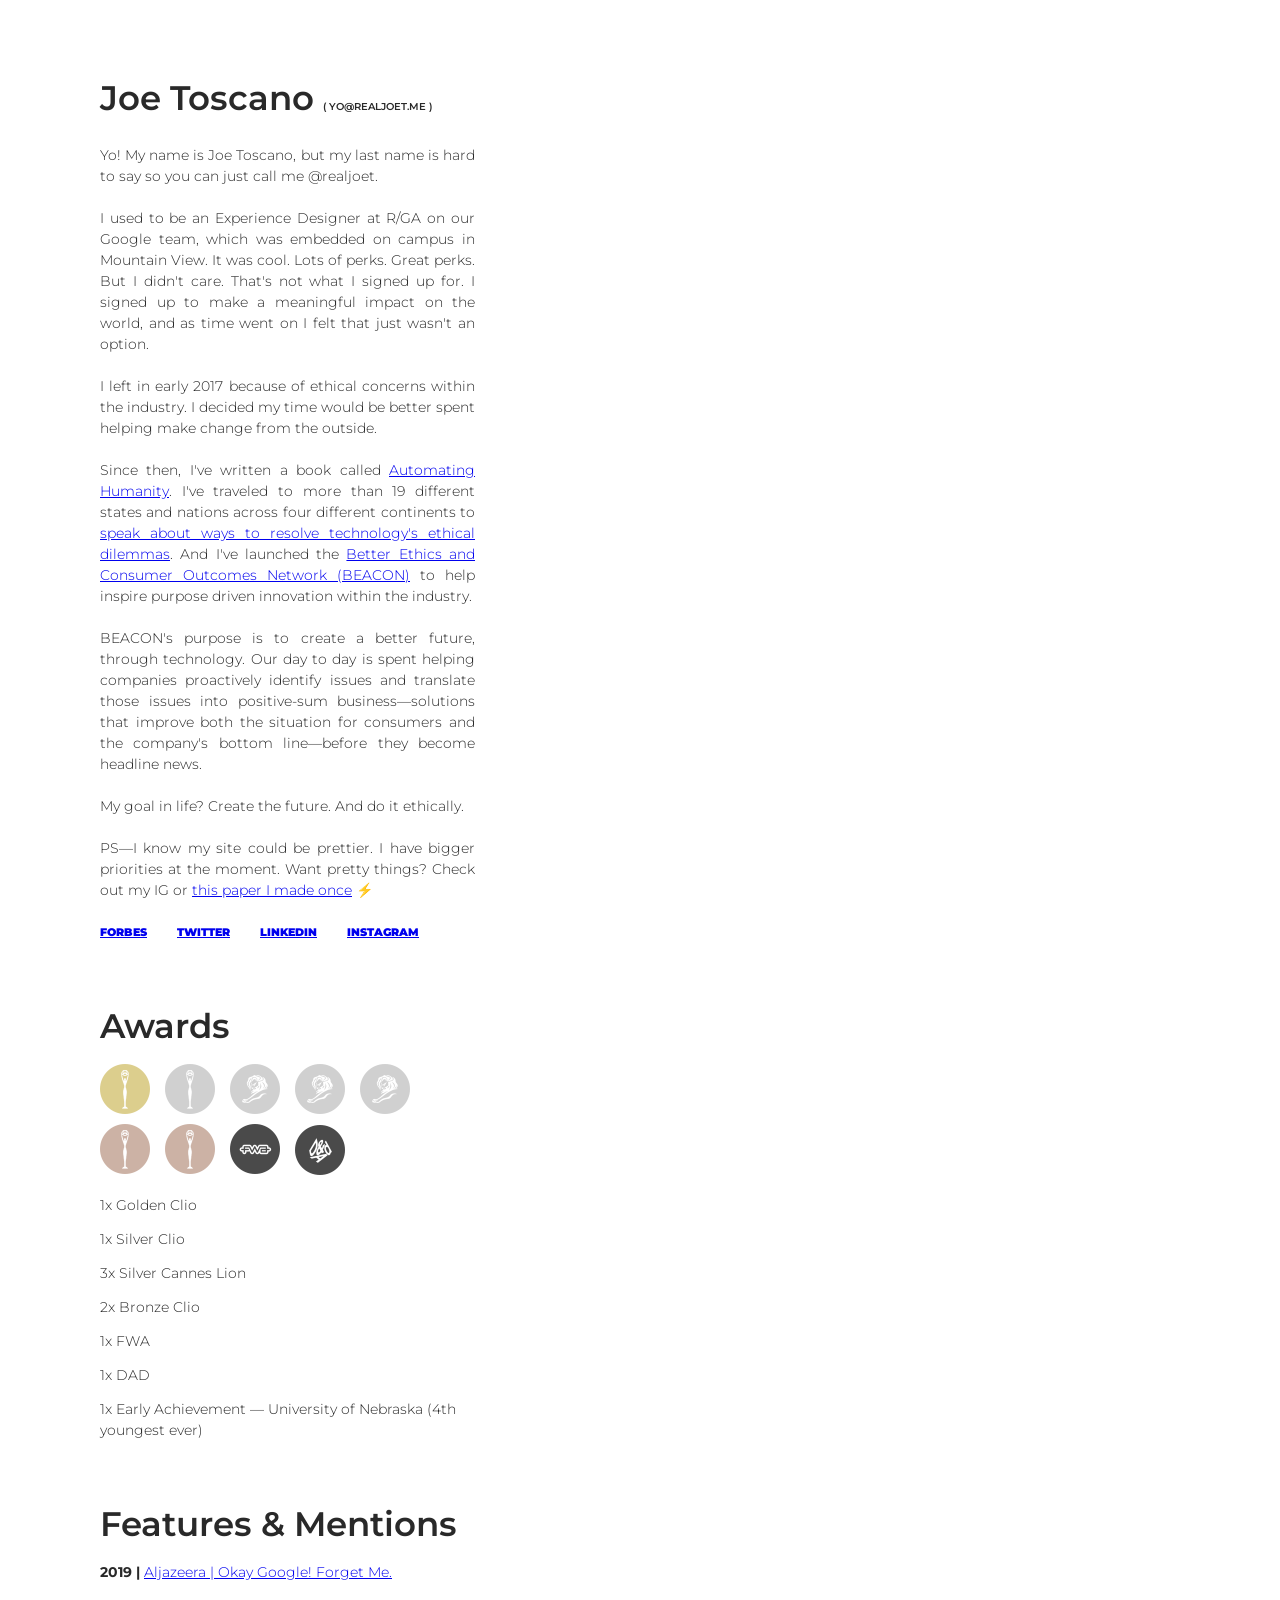
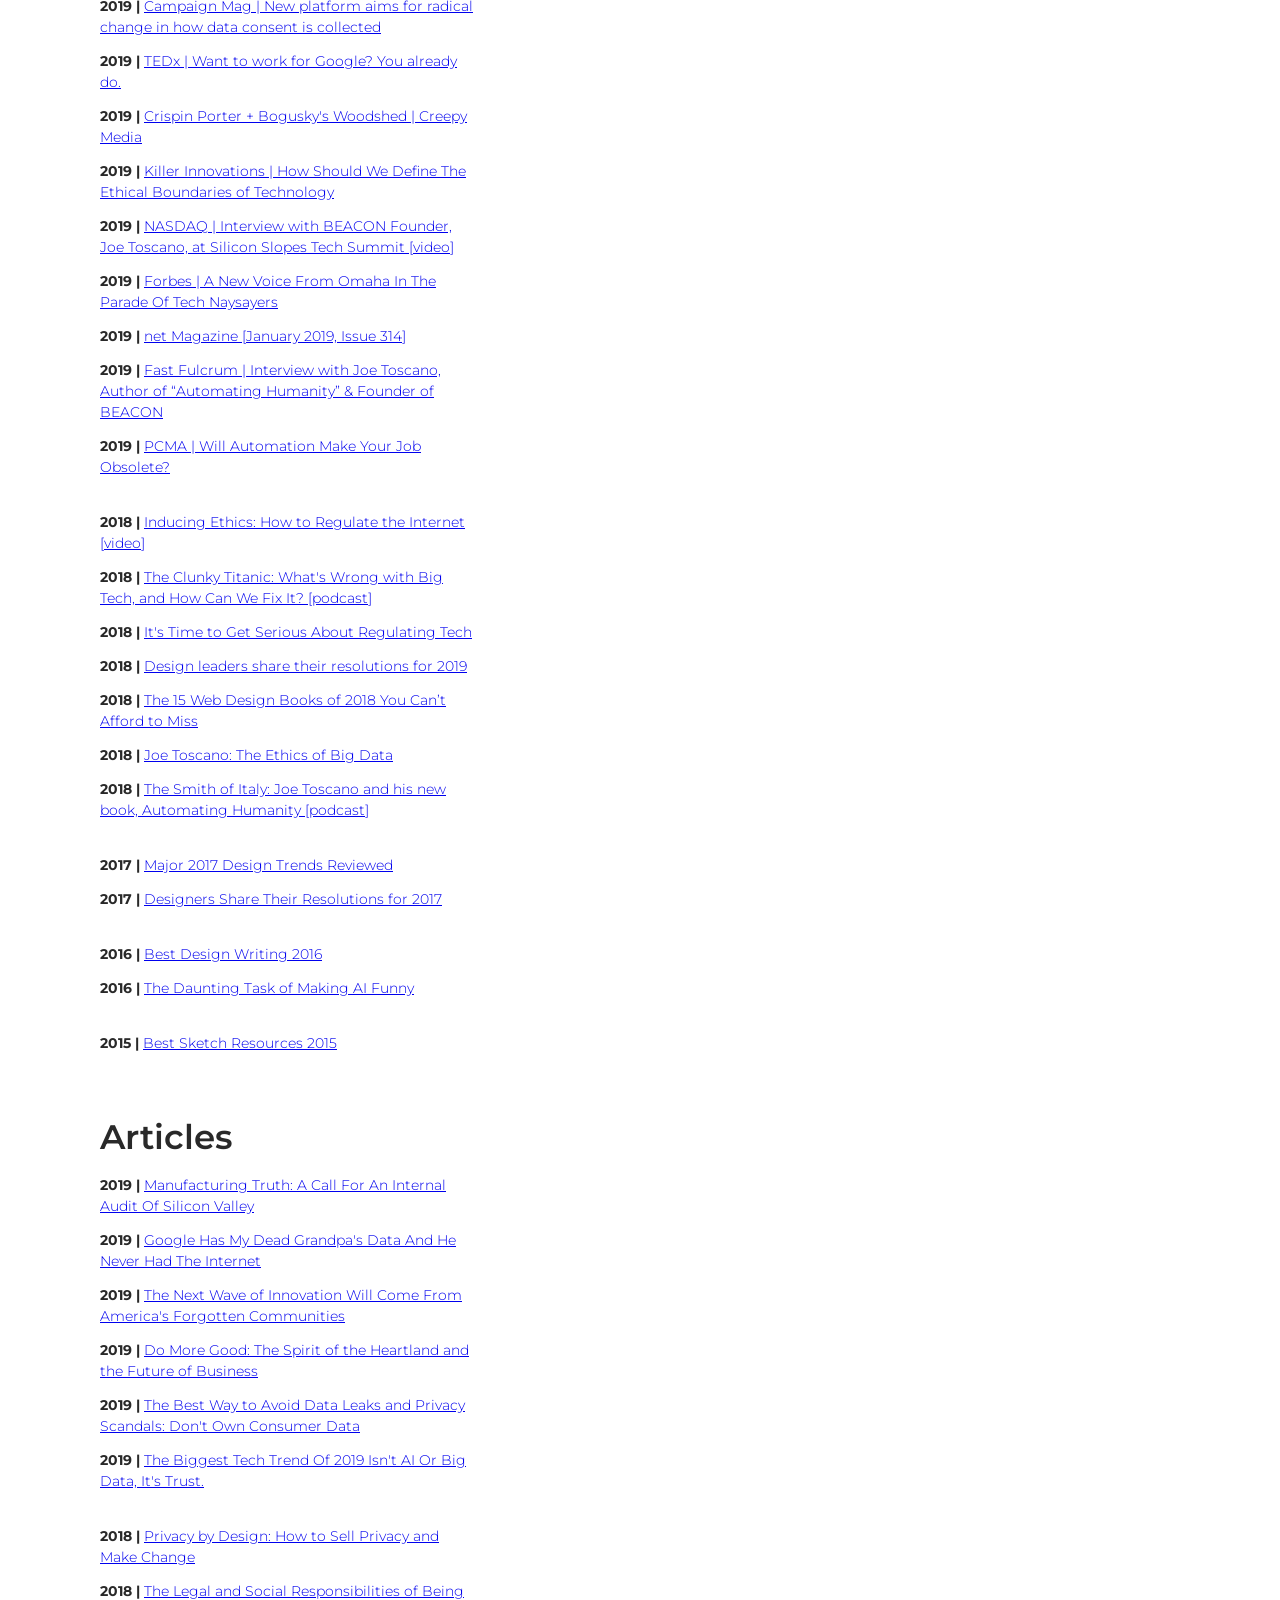
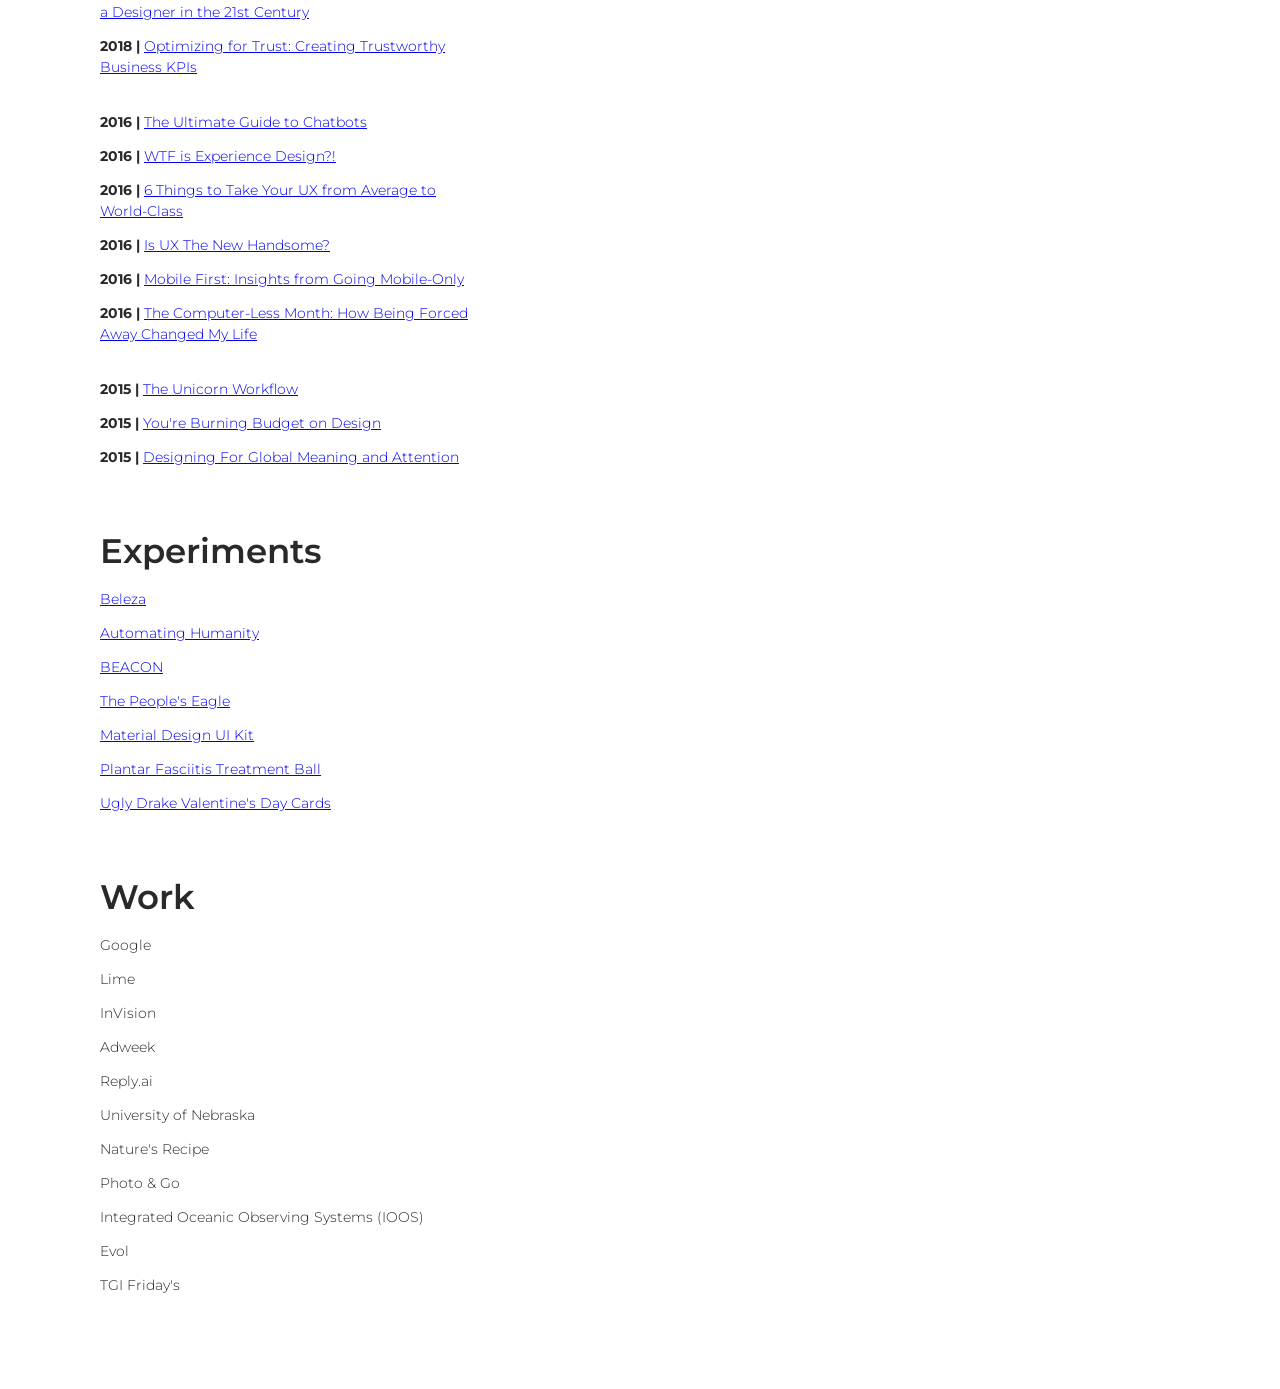
<file: index.html>
<!doctype html>
<!--[if lt IE 7]>      <html class="no-js lt-ie9 lt-ie8 lt-ie7" lang=""> <![endif]-->
<!--[if IE 7]>         <html class="no-js lt-ie9 lt-ie8" lang=""> <![endif]-->
<!--[if IE 8]>         <html class="no-js lt-ie9" lang=""> <![endif]-->
<!--[if gt IE 8]><!-->
<html class="no-js" lang="">
<!--<![endif]-->
    <head>
        <meta charset="utf-8">
        <meta http-equiv="X-UA-Compatible" content="IE=edge,chrome=1">
        <title>⚡ Joe Toscano | Ethics. Design. Sustainable Innovation.</title>
        <meta name="description" content="Using my position in life to represent and protect the rights of the people who use the products I create.">
        <meta name="viewport" content="width=device-width, initial-scale=1">
        <!-- ADD META IMAGE AT LEAST 600x315 AND FAVICON -->
        <meta property="og:image" content="styles/assets/brain-favicon.png" />
        <!-- Place favicon.ico in the root directory -->
        <link rel="shortcut icon" type="image/png" href="styles/assets/brain-favicon.png"/>

        <!-- <meta property="og:url" content="http://www.designingintelligence.com" /> -->

        <!-- Facebook Share meta tags -->
        <meta property="fb:app_id" content="TODO" />
        <meta property="og:type" content="website" />
        <meta property="og:title" content="Joe Toscano | Ethics. Design. Sustainable Innovation." />
        <meta property="og:description" content="Using my position in life to represent and protect the rights of the people who use the products I create." />
        <!-- Fix og:image content tag :: Image doesn't fit FB share pic size 469px by 276px -->
        <!-- <meta property="og:image" content="http://http://www.designingintelligence.com/styles/assets/the-face--favicon.jpg" /> -->
        <!-- Test Facebook Share results here https://developers.facebook.com/tools/debug/og/object/ -->

        <!-- Twitter meta tags -->
        <meta name="twitter:card" content="summary_large_image">
        <meta name="twitter:site" content="@realjoet">
        <meta name="twitter:creator" content="@realjoet">
        <meta name="twitter:title" content="Joe Toscano | Ethics. Design. Sustainable Innovation.">
        <meta name="twitter:description" content="Using my position in life to represent and protect the rights of the people who use the products I create.">
        <!-- <meta name="twitter:image" content="http://http://www.designingintelligence.com/styles/assets/the-face--favicon.jpg"> -->
        <!-- Test Twitter Card results: https://cards-dev.twitter.com/validator -->


        <link rel="stylesheet" href="styles/normalize.min.css">
        <link rel="stylesheet" href="styles/styles.css">
        <link href="https://fonts.googleapis.com/css?family=Montserrat:300,400,600" rel="stylesheet">


        <script src="js/vendor/modernizr-2.8.3-respond-1.4.2.min.js"></script>
    </head>
    <body>
        <!--[if lt IE 8]>
            <p class="browserupgrade">You are using an <strong>outdated</strong> browser. Please <a href="http://browsehappy.com/">upgrade your browser</a> to improve your experience.</p>
        <![endif]-->

        <!-- Add your site or application content here -->
        <div class="container">
            <div class="hero-image--container">
                <div class="intro-video-container">
                    <iframe src="https://www.youtube.com/embed/zDboy_RMaXk" frameborder="0" allow="accelerometer; autoplay; encrypted-media; gyroscope; picture-in-picture" allowfullscreen></iframe>
                </div>
            </div>
            <section class="personal-info row">
                <h2 class="section-title">Joe Toscano <span class="social-link" id="email">( yo@realjoet.me )</span></h2>
                <div class="row">
                    <p class="section-description">
                        Yo! My name is Joe Toscano, but my last name is hard to say so you can just call me @realjoet.
                        <br />
                        <br />
                        I used to be an Experience Designer at R/GA on our Google team, which was embedded on campus in Mountain View. It was cool. Lots of perks. Great perks. But I didn't care. That's not what I signed up for. I signed up to make a meaningful impact on the world, and as time went on I felt that just wasn't an option.
                        <br />
                        <br />
                        I left in early 2017 because of ethical concerns within the industry. I decided my time would be better spent helping make change from the outside.
                        <br />
                        <br />
                        Since then, I've written a book called <a href="http://bit.ly/automatingHumanity" target="blank">Automating Humanity</a>. I've traveled to more than 19 different states and nations across four different continents to <a href="https://www.youtube.com/watch?v=zDboy_RMaXk&feature=youtu.be" target="blank">speak about ways to resolve technology's ethical dilemmas</a>. And I've launched the <a href="https://www.beacontrustnetwork.com" target="blank">Better Ethics and Consumer Outcomes Network (BEACON)</a> to help inspire purpose driven innovation within the industry.
                        <br>
                        <br>
                        BEACON's purpose is to create a better future, through technology. Our day to day is spent helping companies proactively identify issues and translate those issues into positive-sum business—solutions that improve both the situation for consumers and the company's bottom line—before they become headline news.
                        <br />
                        <br />
                        My goal in life? Create the future. And do it ethically.
                        <br />
                        <br />
                        PS—I know my site could be prettier. I have bigger priorities at the moment. Want pretty things? Check out my IG or <a href="https://www.instagram.com/p/BxWNfctJ5bf/" target="blank">this paper I made once</a> ⚡️
                    </p>
                </div>
                <ul class="row section-list" id="social-links">
                    <li class="list-item-name"><a class="social-link" href="https://www.forbes.com/sites/joetoscano1/#5bad95ff65ee" target="blank">Forbes</a></li>
                    <li class="list-item-name"><a class="social-link" href="https://twitter.com/realjoet" target="blank">Twitter</a></li>
                    <li class="list-item-name"><a class="social-link" href="https://www.linkedin.com/in/joe-toscano-30688b61/" target="blank">LinkedIn</a></li>
                    <li class="list-item-name"><a class="social-link" href="https://www.instagram.com/realjoet/" target="blank">Instagram</a></li>
                </ul>
            </section>
            <section class="awards row">
                <h2 class="section-title">Awards</h2>
                <div class="row awards-image">
                    <img src="styles/assets/awards.png" alt="Image of Joe's Awards">
                </div>
                <ul class="section-list" id="social-links">
                    <li class="list-item-name">1x Golden Clio</li>
                    <li class="list-item-name">1x Silver Clio</li>
                    <li class="list-item-name">3x Silver Cannes Lion</li>
                    <li class="list-item-name">2x Bronze Clio</li>
                    <li class="list-item-name">1x FWA</li>
                    <li class="list-item-name">1x DAD</li>
                    <li class="list-item-name">1x Early Achievement — University of Nebraska (4th youngest ever)</li>
                </ul>
            </section>
            <section class="mentions row">
                <h2 class="section-title">Features & Mentions</h2>
                <ul class="section-list" id="social-links">
                    <li class="list-item-name"><strong>2019 | </strong><a href="https://www.youtube.com/watch?v=uGkBTEkxf-g&feature=youtu.be" target="blank">Aljazeera | Okay Google! Forget Me.</a></li>
                    <li class="list-item-name"><strong>2019 | </strong><a href="https://www.campaignlive.co.uk/article/new-platform-aims-radical-change-data-consent-collected/1662520" target="blank">Campaign Mag | New platform aims for radical change in how data consent is collected</a></li>
                    <li class="list-item-name"><strong>2019 | </strong><a href="https://www.youtube.com/watch?v=zDboy_RMaXk&feature=youtu.be" target="blank">TEDx | Want to work for Google? You already do.</a></li>
                    <li class="list-item-name"><strong>2019 | </strong><a href="https://thewoodshedshow.com/#S01E19" target="blank">Crispin Porter + Bogusky's Woodshed | Creepy Media</a></li>
                    <li class="list-item-name"><strong>2019 | </strong><a href="https://killerinnovations.com/the-ethical-boundaries-of-technology/" target="blank">Killer Innovations | How Should We Define The Ethical Boundaries of Technology</a></li>
                    <li class="list-item-name"><strong>2019 | </strong><a href="https://www.nasdaq.com/article/silicon-slopes-joe-toscano-founder-of-design-good-cm1091318" target="blank">NASDAQ | Interview with BEACON Founder, Joe Toscano, at Silicon Slopes Tech Summit [video]</a></li>
                    <li class="list-item-name"><strong>2019 | </strong><a href="https://www.forbes.com/sites/berlinschoolofcreativeleadership/2019/01/30/a-new-voice-from-omaha-in-the-parade-of-tech-naysayers/#5a36771f3515" target="blank">Forbes | A New Voice From Omaha In The Parade Of Tech Naysayers</a></li>
                    <li class="list-item-name"><strong>2019 | </strong><a href="https://www.myfavouritemagazines.co.uk/design/net-magazine-back-issues/net-january-2019-issue-314/" target="blank">net Magazine [January 2019, Issue 314]</a></li>
                    <li class="list-item-name"><strong>2019 | </strong><a href="https://fastfulcrum.com/interview-with-joe-toscano-author-of-automating-humanity-founder-of-beacon/" target="blank">Fast Fulcrum | Interview with Joe Toscano, Author of “Automating Humanity” & Founder of BEACON</a></li>
                    <li class="list-item-name"><strong>2019 | </strong><a href="https://www.pcma.org/automation-which-jobs-risk-robots/" target="blank">PCMA | Will Automation Make Your Job Obsolete?</a></li>
                    <br />
                    <li class="list-item-name"><strong>2018 | </strong><a href="https://vimeo.com/295413413" target="blank">Inducing Ethics: How to Regulate the Internet [video]</a></li>
                    <li class="list-item-name"><strong>2018 | </strong><a href="https://www.lastpodcastnetwork.com/blog/2018/11/15/episode-418-clunky-titanic?fbclid=IwAR34YLhrwQCSD-XX3JwirVRC3SDkgOQsx-YVHOvMpiZoc7zSB3UDdhUx_PQ" target="blank">The Clunky Titanic: What's Wrong with Big Tech, and How Can We Fix It? [podcast]</a></li>
                    <li class="list-item-name"><strong>2018 | </strong><a href="https://medium.com/s/story/its-time-to-get-serious-about-regulating-tech-37141a050192" target="blank">It's Time to Get Serious About Regulating Tech</a></li>
                    <li class="list-item-name"><strong>2018 | </strong><a href="https://www.invisionapp.com/inside-design/design-resolutions-2019/" target="blank">Design leaders share their resolutions for 2019</a></li>
                    <li class="list-item-name"><strong>2018 | </strong><a href="https://www.shopify.com/partners/blog/web-design-books-2018?fbclid=IwAR3td9Cv-SuhUryoJrPmik-qD6uexrurRTqENZ96zE2l9z-E50qpEmUk7Es" target="blank">The 15 Web Design Books of 2018 You Can’t Afford to Miss</a></li>
                    <li class="list-item-name"><strong>2018 | </strong><a href="https://www.designbetter.co/conversations/joe-toscano/" target="blank">Joe Toscano: The Ethics of Big Data</a></li>
                    <li class="list-item-name"><strong>2018 | </strong><a href="https://www.sprintuxpodcast.com/episodes2/2018/095-the-smith-of-italy" target="blank">The Smith of Italy: Joe Toscano and his new book, Automating Humanity [podcast]</a></li>
                    <br />
                    <li class="list-item-name"><strong>2017 | </strong><a href="https://www.shopify.com/partners/blog/2017-web-design-trends" target="blank">Major 2017 Design Trends Reviewed</a></li>
                    <li class="list-item-name"><strong>2017 | </strong><a href="https://www.invisionapp.com/blog/designers-new-year-resolutions/" target="blank">Designers Share Their Resolutions for 2017</a></li>
                    <br />
                    <li class="list-item-name"><strong>2016 | </strong><a href="https://medium.com/swlh/mediums-best-design-writing-of-2016-68de5ed2b7d9" target="blank">Best Design Writing 2016</a></li>
                    <li class="list-item-name"><strong>2016 | </strong><a href="https://www.fastcodesign.com/3065970/the-daunting-task-of-making-ai-funny" target="blank">The Daunting Task of Making AI Funny</a></li>
                    <br />
                    <li class="list-item-name"><strong>2015 | </strong><a href="https://medium.com/sketch-app-sources/sketch-design-tool-best-of-skechappsources-com-for-your-mobile-app-design-8444cfdfe7a3#.rtw1e4h69" target="blank">Best Sketch Resources 2015</a></li>
                </ul>
            </section>
            <section class="articles row">
                <h2 class="section-title">Articles</h2>
                <ul class="section-list" id="social-links">
                    <li class="list-item-name"><strong>2019 | </strong><a href="https://www.forbes.com/sites/joetoscano1/2019/10/08/manufacturing-truth-a-call-for-an-internal-audit-of-silicon-valley/#25401dce7eea" target="blank">Manufacturing Truth: A Call For An Internal Audit Of Silicon Valley</a></li>
                    <li class="list-item-name"><strong>2019 | </strong><a href="https://www.forbes.com/sites/joetoscano1/2019/09/03/google-has-my-dead-grandpas-data-and-he-never-used-the-internet/" target="blank">Google Has My Dead Grandpa's Data And He Never Had The Internet</a></li>
                    <li class="list-item-name"><strong>2019 | </strong><a href="https://www.forbes.com/sites/joetoscano1/2019/07/23/the-next-wave-of-innovation-will-come-from-americas-forgotten-communities/?fbclid=IwAR1nx0EkM1w7_H1UDafjtW9wG3p-h1bPbHbACmiVY9Og0xwiUopVzAZ7DWI#62ab2a5a543a" target="blank">The Next Wave of Innovation Will Come From America's Forgotten Communities</a></li>
                    <li class="list-item-name"><strong>2019 | </strong><a href="https://www.forbes.com/sites/joetoscano1/2019/06/11/do-more-good-the-spirit-of-the-heartland-and-the-future-of-business/#427b379429aa" target="blank">Do More Good: The Spirit of the Heartland and the Future of Business</a></li>
                    <li class="list-item-name"><strong>2019 | </strong><a href="https://www.forbes.com/sites/joetoscano1/2019/04/24/the-best-way-to-avoid-data-leaks-and-privacy-scandals-dont-own-consumer-data/#c2efb5625643" target="blank">The Best Way to Avoid Data Leaks and Privacy Scandals: Don't Own Consumer Data</a></li>
                    <li class="list-item-name"><strong>2019 | </strong><a href="https://www.forbes.com/sites/joetoscano1/2019/02/27/optimizing-for-trust/#e9f7bbeb011d" target="blank">The Biggest Tech Trend Of 2019 Isn't AI Or Big Data, It's Trust.</a></li>
                    <br />
                    <li class="list-item-name"><strong>2018 | </strong><a href="https://www.smashingmagazine.com/2018/09/privacy-by-design/" target="blank">Privacy by Design: How to Sell Privacy and Make Change</a></li>
                    <li class="list-item-name"><strong>2018 | </strong><a href="https://www.invisionapp.com/blog/responsibilities-designer/" target="blank">The Legal and Social Responsibilities of Being a Designer in the 21st Century</a></li>
                    <li class="list-item-name"><strong>2018 | </strong><a href="https://www.adweek.com/agencies/working-fervently-toward-the-bottom-line-is-isolating-consumers-its-time-to-start-regaining-their-trust/" target="blank">Optimizing for Trust: Creating Trustworthy Business KPIs</a></li>
                    <br />
                    <li class="list-item-name"><strong>2016 | </strong><a href="https://medium.muz.li/the-ultimate-guide-to-chatbots-why-theyre-disrupting-ux-and-best-practices-for-building-345e2150b682" target="blank">The Ultimate Guide to Chatbots</a></li>
                    <li class="list-item-name"><strong>2016 | </strong><a href="https://uxdesign.cc/wtf-is-experience-design-7888d6edf44a" target="blank">WTF is Experience Design?!</a></li>
                    <li class="list-item-name"><strong>2016 | </strong><a href="https://medium.com/re-write/6-things-that-take-your-ux-from-above-average-to-world-class-a5b23c791b96" target="blank">6 Things to Take Your UX from Average to World-Class</a></li>
                    <li class="list-item-name"><strong>2016 | </strong><a href="https://uxdesign.cc/is-ux-the-new-handsome-a8258a37c471" target="blank">Is UX The New Handsome?</a></li>
                    <li class="list-item-name"><strong>2016 | </strong><a href="https://medium.com/the-mission/mobile-first-design-insights-from-a-month-without-a-computer-c18e7ada25d" target="blank">Mobile First: Insights from Going Mobile-Only</a></li>
                    <li class="list-item-name"><strong>2016 | </strong><a href="https://medium.com/the-mission/the-computer-less-month-how-being-forced-away-changed-my-design-b08852602acd" target="blank">The Computer-Less Month: How Being Forced Away Changed My Life</a></li>
                    <br />
                    <li class="list-item-name"><strong>2015 | </strong><a href="https://medium.com/re-write/the-unicorn-workflow-design-to-code-with-atomic-design-principles-and-sketch-8b0fe7d05a37" target="blank">The Unicorn Workflow</a></li>
                    <li class="list-item-name"><strong>2015 | </strong><a href="https://medium.com/re-write/you-re-burning-budget-on-design-an-argument-for-modular-design-7dd3f74b4c02" target="blank">You're Burning Budget on Design</a></li>
                    <li class="list-item-name"><strong>2015 | </strong><a href="https://medium.com/re-write/how-to-design-for-global-meaning-and-attention-92f157b9e766" target="blank">Designing For Global Meaning and Attention</a></li>
                </ul>
            </section>
            <section class="experiments row">
                <h2 class="section-title">Experiments</h2>
                <ul class="section-list" id="social-links">
                    <li class="list-item-name"><a href="https://www.instagram.com/p/BxWNfctJ5bf/" target="blank">Beleza</a></li>
                    <li class="list-item-name"><a href="http://bit.ly/automatingHumanity" target="blank">Automating Humanity</a></li>
                    <li class="list-item-name"><a href="http://www.designgood.tech/" target="blank">BEACON</a></li>
                    <li class="list-item-name"><a href="https://www.messenger.com/t/thepeopleseagle" target="blank">The People's Eagle</a></li>
                    <li class="list-item-name"><a href="https://www.sketchappsources.com/free-source/1661-material-design-ui-kit-boilerplate-sketch-freebie-resource.html" target="blank">Material Design UI Kit</a></li>
                    <li class="list-item-name"><a href="https://medium.com/re-write/3d-printing-will-cause-an-industrial-revolution-8494c571ba75" target="blank">Plantar Fasciitis Treatment Ball</a></li>
                    <li class="list-item-name"><a href="https://drake-loves-us.herokuapp.com/" target="blank">Ugly Drake Valentine's Day Cards</a></li>
                </ul>
            </section>
            <section class="work row">
                <h2 class="section-title">Work</h2>
                <ul class="section-list" id="social-links">
                    <li class="list-item-name">Google</li>
                    <li class="list-item-name">Lime</li>
                    <li class="list-item-name">InVision</li>
                    <li class="list-item-name">Adweek</li>
                    <li class="list-item-name">Reply.ai</li>
                    <li class="list-item-name">University of Nebraska</li>
                    <li class="list-item-name">Nature's Recipe</li>
                    <li class="list-item-name">Photo & Go</li>
                    <li class="list-item-name">Integrated Oceanic Observing Systems (IOOS)</li>
                    <li class="list-item-name">Evol</li>
                    <li class="list-item-name">TGI Friday's</li>
                </ul>
            </section>
        </div>
    </body>
</html>
</file>
<file: styles/styles.css>
/*
Make sure you import files in order (from top to bottom), based on what other files will need.

For example, my variables file may need a font I imported, so typography is imported first...
My mixins file probably needs a variable and possibly a font I imported, so my variables and typography files are imported before my mixins file...
My globals file probably needs something from all three of the previously imported files, etc.
*/
/*!
 * Web Fonts from Fontspring.com
 *
 * All OpenType features and all extended glyphs have been removed.
 * Fully installable fonts can be purchased at http://www.fontspring.com
 *
 * The fonts included in this stylesheet are subject to the End User License you purchased
 * from Fontspring. The fonts are protected under domestic and international trademark and
 * copyright law. You are prohibited from modifying, reverse engineering, duplicating, or
 * distributing this font software.
 *
 * (c) 2010-2017 Fontspring
 *
 *
 *
 *
 * The fonts included are copyrighted by the vendor listed below.
 *
 * Vendor:      Paulo Goode
 * License URL: https://www.fontspring.com/licenses/paulogoode/webfont
 *
 *
 */
@font-face {
  font-family: 'noe-display';
  src: url("assets/noe-display-bold.eot") format("eot"), url("assets/noe-display-bold.woff") format("woff"), url("assets/noe-display-bold.otf") format("otf");
  font-weight: normal;
  font-style: normal; }
/* http://meyerweb.com/eric/tools/css/reset/
   v2.0 | 20110126
   License: none (public domain)
*/
html, body, div, span, applet, object, iframe,
h1, h2, h3, h4, h5, h6, p, blockquote, pre,
a, abbr, acronym, address, big, cite, code,
del, dfn, em, img, ins, kbd, q, s, samp,
small, strike, strong, sub, sup, tt, var,
b, u, i, center,
dl, dt, dd, ol, ul, li,
fieldset, form, label, legend,
table, caption, tbody, tfoot, thead, tr, th, td,
article, aside, canvas, details, embed,
figure, figcaption, footer, header, hgroup,
menu, nav, output, ruby, section, summary,
time, mark, audio, video {
  margin: 0;
  padding: 0;
  border: 0;
  vertical-align: baseline;
  /* Set to border-box to keep consistentcy across width/positioning adjustments */
  -webkit-box-sizing: border-box;
  -moz-box-sizing: border-box;
  -o-box-sizing: border-box;
  box-sizing: border-box; }

/* HTML5 display-role reset for older browsers */
article, aside, details, figcaption, figure,
footer, header, hgroup, menu, nav, section {
  display: flex;
  flex-flow: row wrap; }

body {
  /* Set to 62.5% so that 1rem = 10pt font */
  font-size: 14px;
  font-weight: 300;
  line-height: 21px;
  font: inherent; }

ol, ul {
  list-style: none; }

blockquote, q {
  quotes: none; }

blockquote:before, blockquote:after,
q:before, q:after {
  content: '';
  content: none; }

table {
  border-collapse: collapse;
  border-spacing: 0; }

a {
  position: relative; }

.clearfix:after {
  content: "";
  display: table;
  clear: both; }

.row {
  display: flex;
  flex-flow: row wrap;
  justify-content: flex-start;
  width: 100%; }

/* Use this to style your elements and build them in your elements.html file. When you're finished building and styling, you should be able to preview what they look and behave like, responsively. After that you can copy/paste the elements where you need them and all that needs to change is their positioning within the containing divs */
.section-title {
  font-weight: 600;
  font-size: 34px;
  line-height: 36px;
  padding: 0 0 20px;
  width: 100%; }

.section-description {
  padding: 0 0 20px;
  text-align: justify;
  width: 375px; }

.section-list {
  width: 375px; }
  .section-list li {
    padding: 0 0 13px; }
  .section-list .social-link {
    font-size: 11px;
    font-weight: 900;
    padding: 0 30px 0 0;
    text-transform: uppercase; }

.container {
  color: #292929;
  display: flex;
  flex-flow: row wrap;
  font-family: "Montserrat", sans-serif;
  padding: 54px 100px; }

section {
  padding: 26px 0;
  width: 100%; }

.hero-image--container {
  position: fixed;
  top: 80px;
  left: 600px;
  width: 500px; }

.intro-video-container {
  height: 0;
  margin: 12px 0 0;
  padding-bottom: 56.25%;
  position: relative;
  width: 100%; }
  .intro-video-container iframe {
    height: 100%;
    position: absolute;
    top: 0;
    left: 0;
    width: 100%; }

.awards-image {
  padding: 0 0 20px; }
  .awards-image img {
    height: 111px;
    width: 310px; }

#email {
  font-family: "Montserrat", sans-serif;
  font-size: 10px;
  margin: 0;
  padding: 0;
  text-transform: uppercase; }

@media (max-width: 786px) {
  /* Use this to style your elements and build them in your elements.html file. When you're finished building and styling, you should be able to preview what they look and behave like, responsively. After that you can copy/paste the elements where you need them and all that needs to change is their positioning within the containing divs */
  .section-title {
    font-size: 21px; }

  .section-list {
    width: 375px; }
    .section-list .social-link {
      padding: 0 15px 0 0; }

  .container {
    padding: 54px 30px; }

  .awards-image img {
    height: 89px;
    width: 248px; }

  .hero-image--container {
    position: inherit;
    width: 375px; } }

/*# sourceMappingURL=styles.css.map */
</file>
